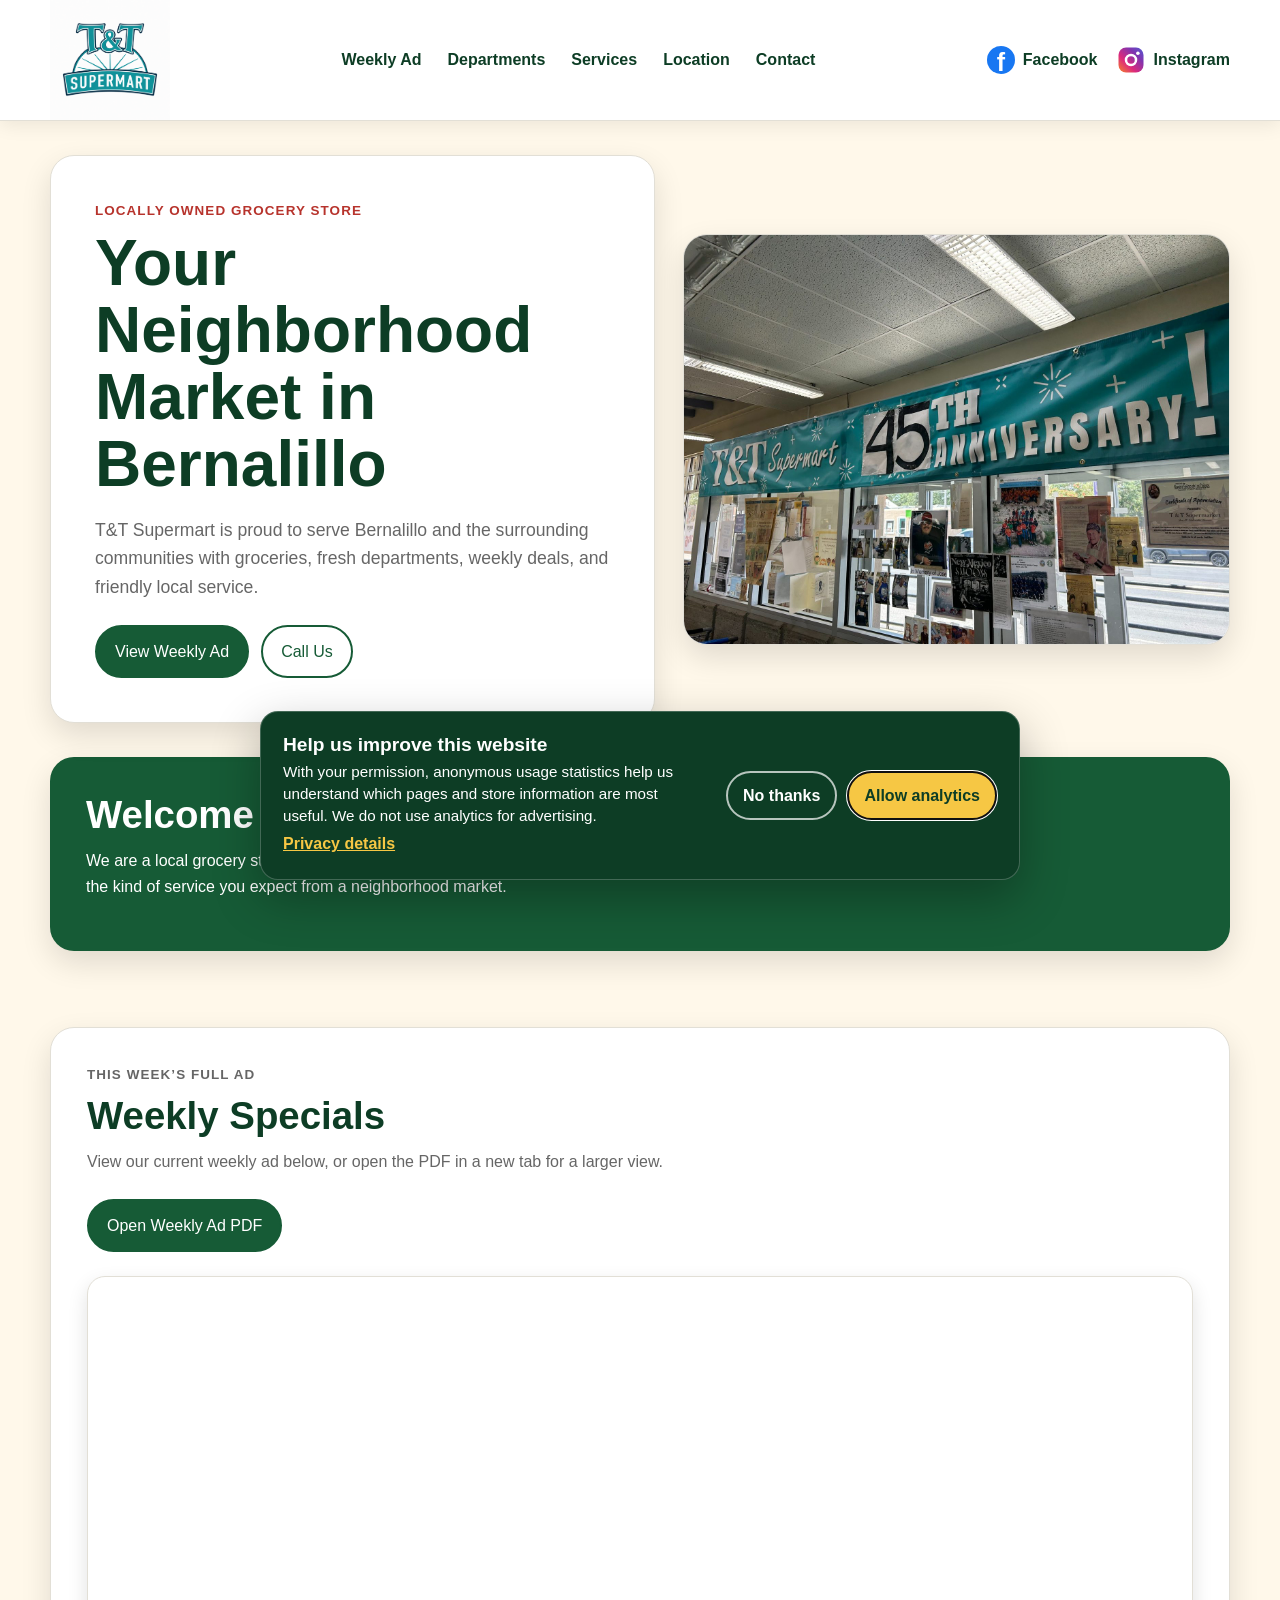
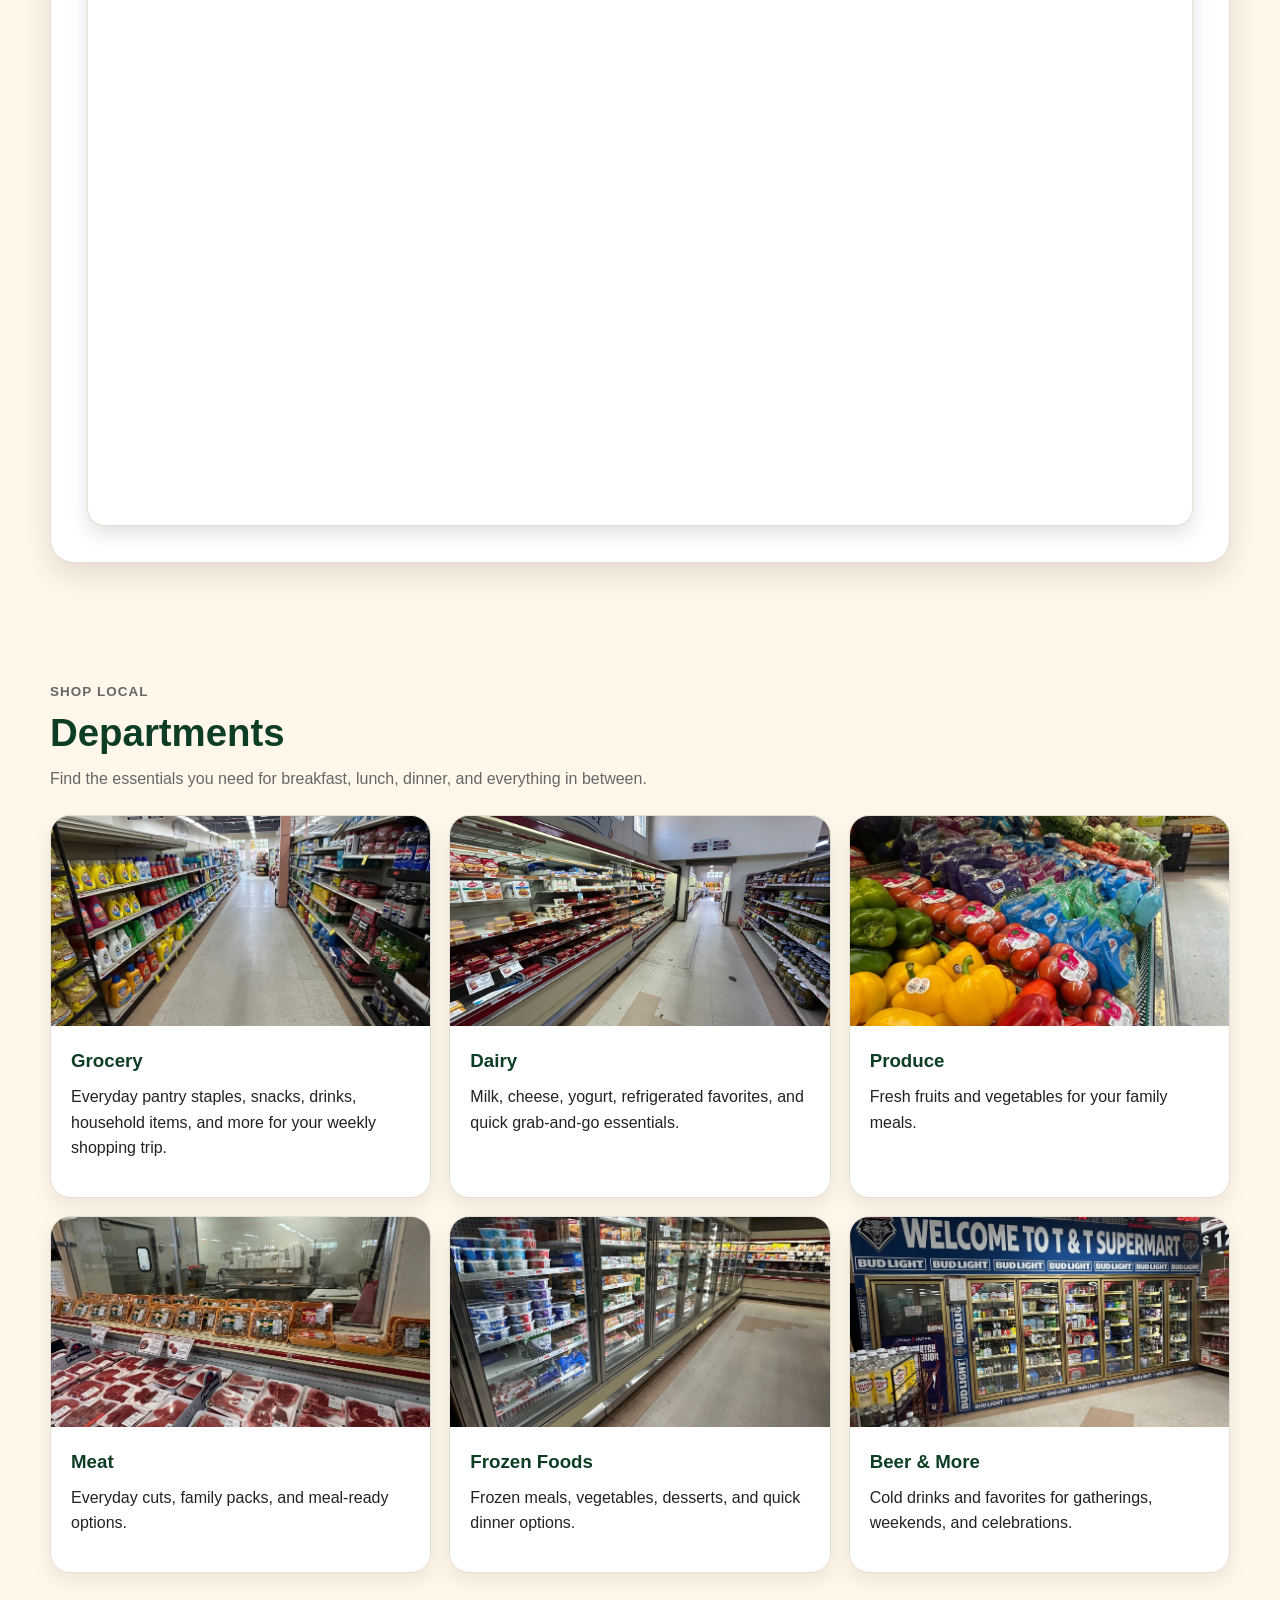
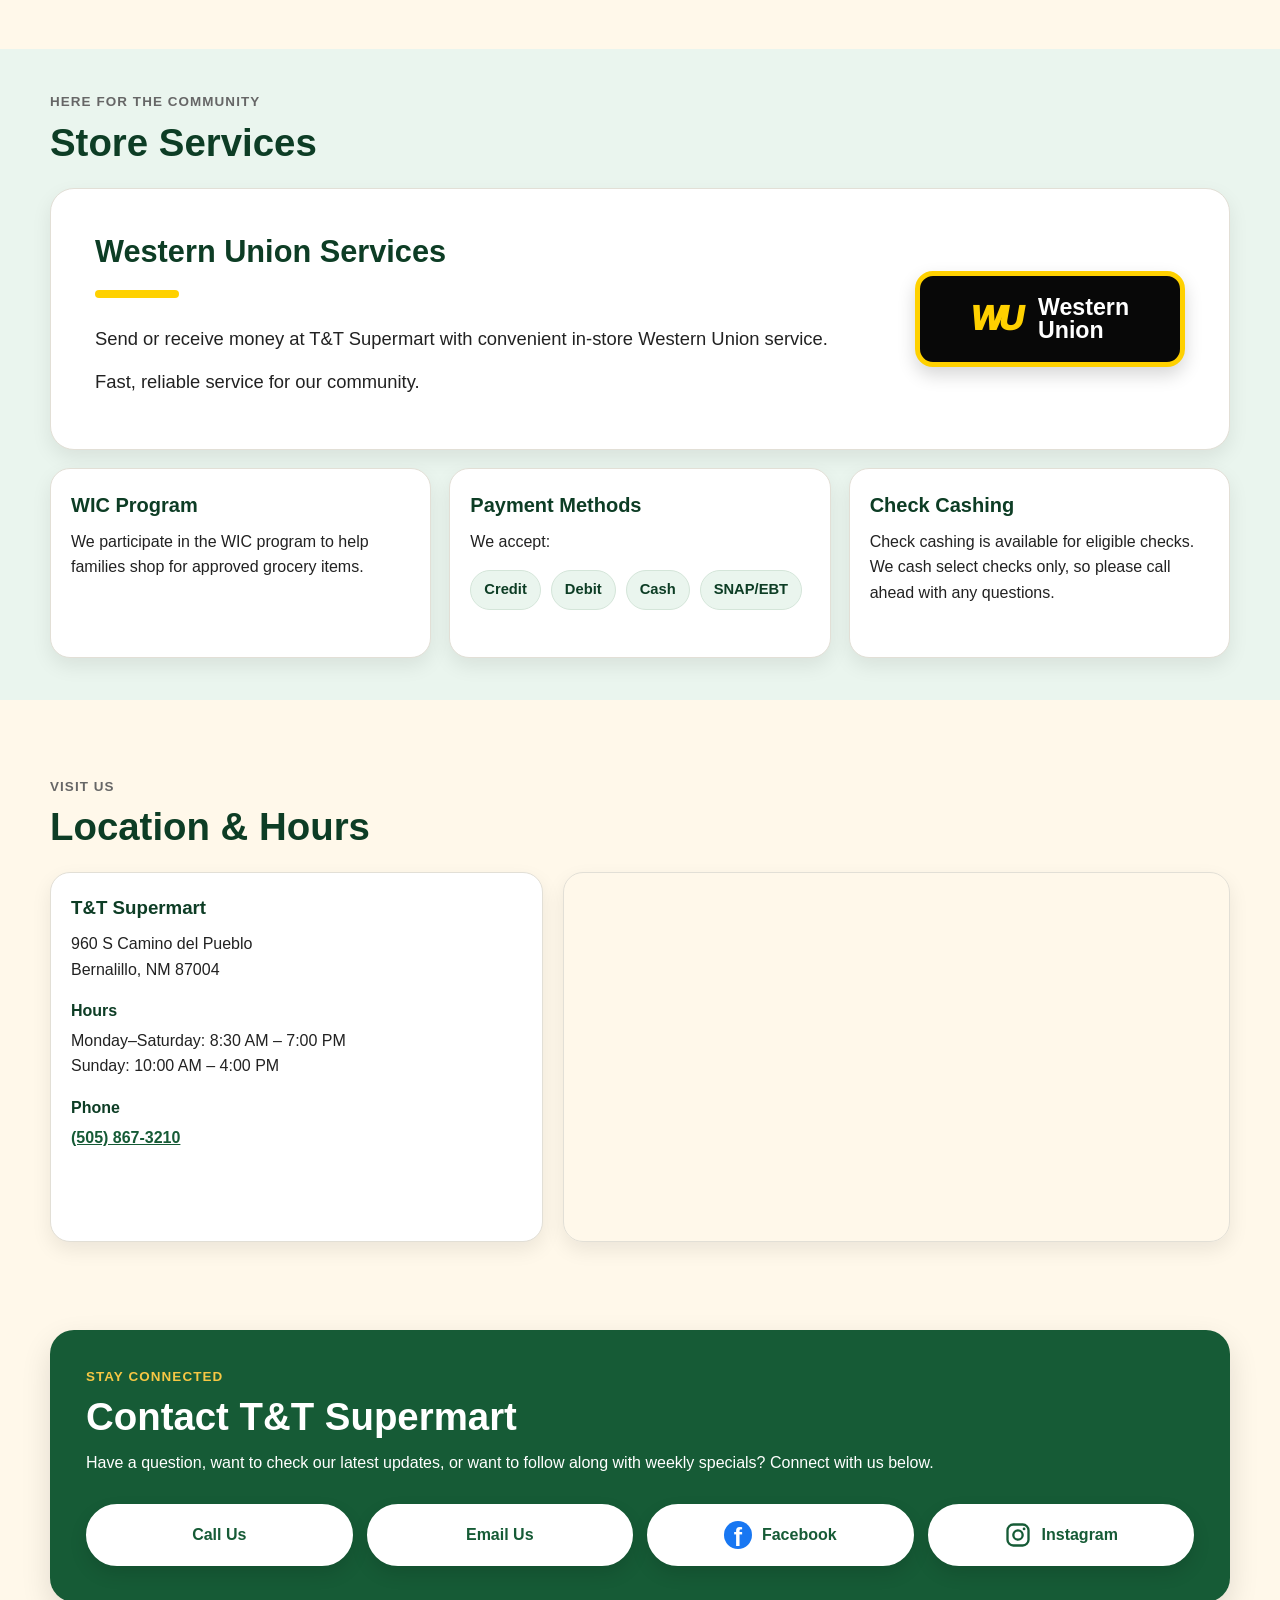
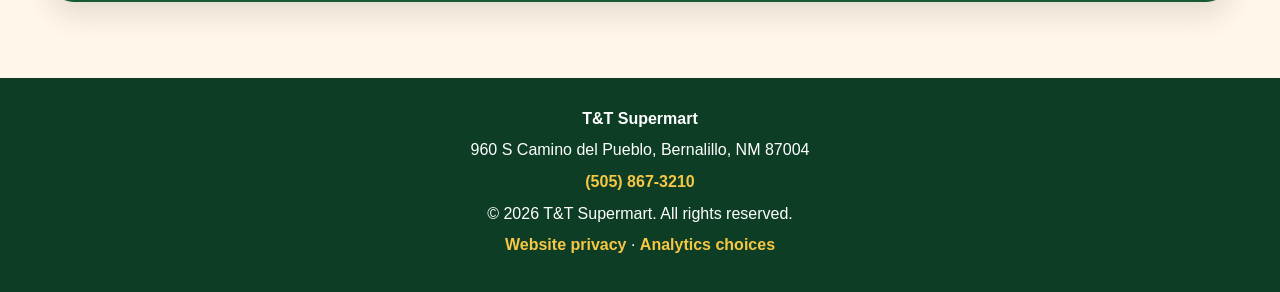
<file: index.html>
<!DOCTYPE html>
<html lang="en">
<head>
  <meta charset="UTF-8" />
  <meta name="viewport" content="width=device-width, initial-scale=1.0" />
  <title>T&T Supermart | Bernalillo, NM</title>
  <meta name="description" content="T&T Supermart is a locally owned grocery store in Bernalillo, NM offering groceries, fresh departments, weekly specials, and local store services." />
  <meta name="google-analytics-id" content="G-4SJ67LCJ5R" />
  <link rel="stylesheet" href="styles.css?v=41" />
  <link rel="stylesheet" href="analytics.css?v=1" />
</head>

<body id="top">
  <header class="site-header">
    <div class="header-inner">
      <a class="logo-link" href="#top" aria-label="T&T Supermart home">
        <img class="site-logo" src="tt-supermart-logo.png" alt="T&T Supermart logo" />
      </a>

      <nav class="main-nav" aria-label="Main navigation">
        <a href="#weekly-specials">Weekly Ad</a>
        <a href="#departments">Departments</a>
        <a href="#services">Services</a>
        <a href="#location">Location</a>
        <a href="#contact">Contact</a>
      </nav>

      <div class="header-socials" aria-label="Social links">
        <a class="social-icon-link" href="https://www.facebook.com/TTSupermart/" target="_blank" rel="noopener" aria-label="Follow T&T Supermart on Facebook">
          <span class="facebook-circle">f</span>
          <span>Facebook</span>
        </a>

        <a class="social-icon-link" href="https://www.instagram.com/ttsupermart/" target="_blank" rel="noopener" aria-label="Follow T&T Supermart on Instagram">
          <svg class="instagram-icon" viewBox="0 0 24 24" aria-hidden="true">
            <defs>
              <linearGradient id="instagramGradient" x1="0" x2="1" y1="1" y2="0">
                <stop offset="0%" stop-color="#f58529" />
                <stop offset="35%" stop-color="#dd2a7b" />
                <stop offset="70%" stop-color="#8134af" />
                <stop offset="100%" stop-color="#515bd4" />
              </linearGradient>
            </defs>
            <rect x="2" y="2" width="20" height="20" rx="6" fill="url(#instagramGradient)" />
            <circle cx="12" cy="12" r="4" fill="none" stroke="#ffffff" stroke-width="2" />
            <circle cx="17.5" cy="6.5" r="1.4" fill="#ffffff" />
          </svg>
          <span>Instagram</span>
        </a>
      </div>
    </div>
  </header>

  <main>
    <section class="hero" aria-label="T&T Supermart introduction">
      <div class="hero-content">
        <p class="eyebrow">Locally owned grocery store</p>
        <h1>Your Neighborhood Market in Bernalillo</h1>
        <p class="hero-text">
          T&T Supermart is proud to serve Bernalillo and the surrounding communities with groceries,
          fresh departments, weekly deals, and friendly local service.
        </p>
        <div class="hero-actions">
          <a class="button primary" href="#weekly-specials">View Weekly Ad</a>
          <a class="button secondary" href="tel:15058673210">Call Us</a>
        </div>
      </div>

      <div class="hero-image-wrap">
        <img class="hero-image" src="images/anniversary-banner.jpg" alt="T&T Supermart anniversary banner" />
      </div>
    </section>

    <section class="intro-section">
      <div class="intro-card">
        <h2>Welcome to T&T Supermart</h2>
        <p>
          We are a local grocery store focused on serving our customers with everyday staples,
          fresh foods, weekly specials, and the kind of service you expect from a neighborhood market.
        </p>
      </div>
    </section>

    <section id="weekly-specials" class="section">
      <div class="weekly-section" data-analytics-view="weekly_ad_view">
        <div class="section-heading">
          <p class="eyebrow">This week’s full ad</p>
          <h2>Weekly Specials</h2>
          <p>View our current weekly ad below, or open the PDF in a new tab for a larger view.</p>
        </div>

        <div class="weekly-actions">
          <a class="button primary" href="images/weekly-ad.pdf" target="_blank" rel="noopener">Open Weekly Ad PDF</a>
        </div>

        <div class="pdf-viewer">
          <iframe
            src="images/weekly-ad.pdf"
            title="T&T Supermart Weekly Ad"
            loading="lazy">
          </iframe>
        </div>
      </div>
    </section>

    <section id="departments" class="section">
      <div class="section-heading">
        <p class="eyebrow">Shop local</p>
        <h2>Departments</h2>
        <p>Find the essentials you need for breakfast, lunch, dinner, and everything in between.</p>
      </div>

      <div class="department-grid">
        <article class="department-card">
          <img src="images/grocery.jpg" alt="Grocery aisles at T&T Supermart" />
          <div>
            <h3>Grocery</h3>
            <p>Everyday pantry staples, snacks, drinks, household items, and more for your weekly shopping trip.</p>
          </div>
        </article>

        <article class="department-card">
          <img src="images/dairy-department.jpg" alt="Dairy department at T&T Supermart" />
          <div>
            <h3>Dairy</h3>
            <p>Milk, cheese, yogurt, refrigerated favorites, and quick grab-and-go essentials.</p>
          </div>
        </article>

        <article class="department-card">
          <img src="images/produce.jpg" alt="Fresh produce department" />
          <div>
            <h3>Produce</h3>
            <p>Fresh fruits and vegetables for your family meals.</p>
          </div>
        </article>

        <article class="department-card">
          <img src="images/meat-department.jpg" alt="Meat department" />
          <div>
            <h3>Meat</h3>
            <p>Everyday cuts, family packs, and meal-ready options.</p>
          </div>
        </article>

        <article class="department-card">
          <img src="images/frozen-food.jpg" alt="Frozen food department" />
          <div>
            <h3>Frozen Foods</h3>
            <p>Frozen meals, vegetables, desserts, and quick dinner options.</p>
          </div>
        </article>

        <article class="department-card">
          <img src="images/beer-cooler.jpg" alt="Beer cooler department" />
          <div>
            <h3>Beer & More</h3>
            <p>Cold drinks and favorites for gatherings, weekends, and celebrations.</p>
          </div>
        </article>
      </div>
    </section>

    <section id="services" class="section services-section">
      <div class="section-heading">
        <p class="eyebrow">Here for the community</p>
        <h2>Store Services</h2>
      </div>

      <div class="service-feature-card western-union-service">
        <div class="service-feature-text">
          <h3>Western Union Services</h3>
          <div class="wu-accent-line" aria-hidden="true"></div>
          <p>
            Send or receive money at T&T Supermart with convenient in-store Western Union service.
          </p>
          <p class="service-note">
            Fast, reliable service for our community.
          </p>
        </div>

        <div class="wu-logo-badge" aria-label="Western Union">
          <span class="wu-mark">WU</span>
          <span class="wu-name">Western<br />Union</span>
        </div>
      </div>

      <div class="service-grid service-grid-updated">
        <article class="service-card">
          <h3>WIC Program</h3>
          <p>
            We participate in the WIC program to help families shop for approved grocery items.
          </p>
        </article>

        <article class="service-card payment-card">
          <h3>Payment Methods</h3>
          <p>We accept:</p>
          <div class="payment-pills" aria-label="Accepted payment methods">
            <span>Credit</span>
            <span>Debit</span>
            <span>Cash</span>
            <span>SNAP/EBT</span>
          </div>
        </article>

        <article class="service-card">
          <h3>Check Cashing</h3>
          <p>
            Check cashing is available for eligible checks. We cash select checks only, so please call ahead with any questions.
          </p>
        </article>
      </div>
    </section>

    <section id="location" class="section">
      <div class="section-heading">
        <p class="eyebrow">Visit us</p>
        <h2>Location & Hours</h2>
      </div>

      <div class="location-grid">
        <div class="location-card">
          <h3>T&T Supermart</h3>
          <p>
            960 S Camino del Pueblo<br />
            Bernalillo, NM 87004
          </p>

          <h4>Hours</h4>
          <p>
            Monday–Saturday: 8:30 AM – 7:00 PM<br />
            Sunday: 10:00 AM – 4:00 PM
          </p>

          <h4>Phone</h4>
          <p>
            <a href="tel:15058673210">(505) 867-3210</a>
          </p>
        </div>

        <div class="map-wrap" data-analytics-view="map_view">
          <iframe
            title="Map to T&T Supermart"
            src="https://www.google.com/maps?q=960%20S%20Camino%20del%20Pueblo%2C%20Bernalillo%2C%20NM%2087004&output=embed"
            loading="lazy"
            referrerpolicy="no-referrer-when-downgrade">
          </iframe>
        </div>
      </div>
    </section>

    <section id="contact" class="section contact-section">
      <div class="contact-card">
        <p class="eyebrow">Stay connected</p>
        <h2>Contact T&T Supermart</h2>
        <p>
          Have a question, want to check our latest updates, or want to follow along with weekly specials?
          Connect with us below.
        </p>

        <div class="contact-actions">
          <a class="contact-button" href="tel:15058673210">Call Us</a>
          <a class="contact-button" href="mailto:ttsupermartnm@gmail.com">Email Us</a>
          <a class="contact-button" href="https://www.facebook.com/TTSupermart/" target="_blank" rel="noopener">
            <span class="facebook-circle">f</span>
            Facebook
          </a>
          <a class="contact-button" href="https://www.instagram.com/ttsupermart/" target="_blank" rel="noopener">
            <svg class="contact-icon" viewBox="0 0 24 24" aria-hidden="true">
              <rect x="3" y="3" width="18" height="18" rx="5" fill="none" stroke="currentColor" stroke-width="2" />
              <circle cx="12" cy="12" r="4" fill="none" stroke="currentColor" stroke-width="2" />
              <circle cx="17.2" cy="6.8" r="1.2" fill="currentColor" />
            </svg>
            Instagram
          </a>
        </div>
      </div>
    </section>
  </main>

  <footer class="site-footer">
    <p><strong>T&T Supermart</strong></p>
    <p>960 S Camino del Pueblo, Bernalillo, NM 87004</p>
    <p><a href="tel:15058673210">(505) 867-3210</a></p>
    <p>&copy; <span id="year"></span> T&T Supermart. All rights reserved.</p>
    <p><a href="privacy.html">Website privacy</a> &middot; <button class="privacy-choice" type="button" data-analytics-preferences>Analytics choices</button></p>
  </footer>

  <script src="script.js?v=41"></script>
  <script src="analytics.js?v=1"></script>
</body>
</html>
</file>
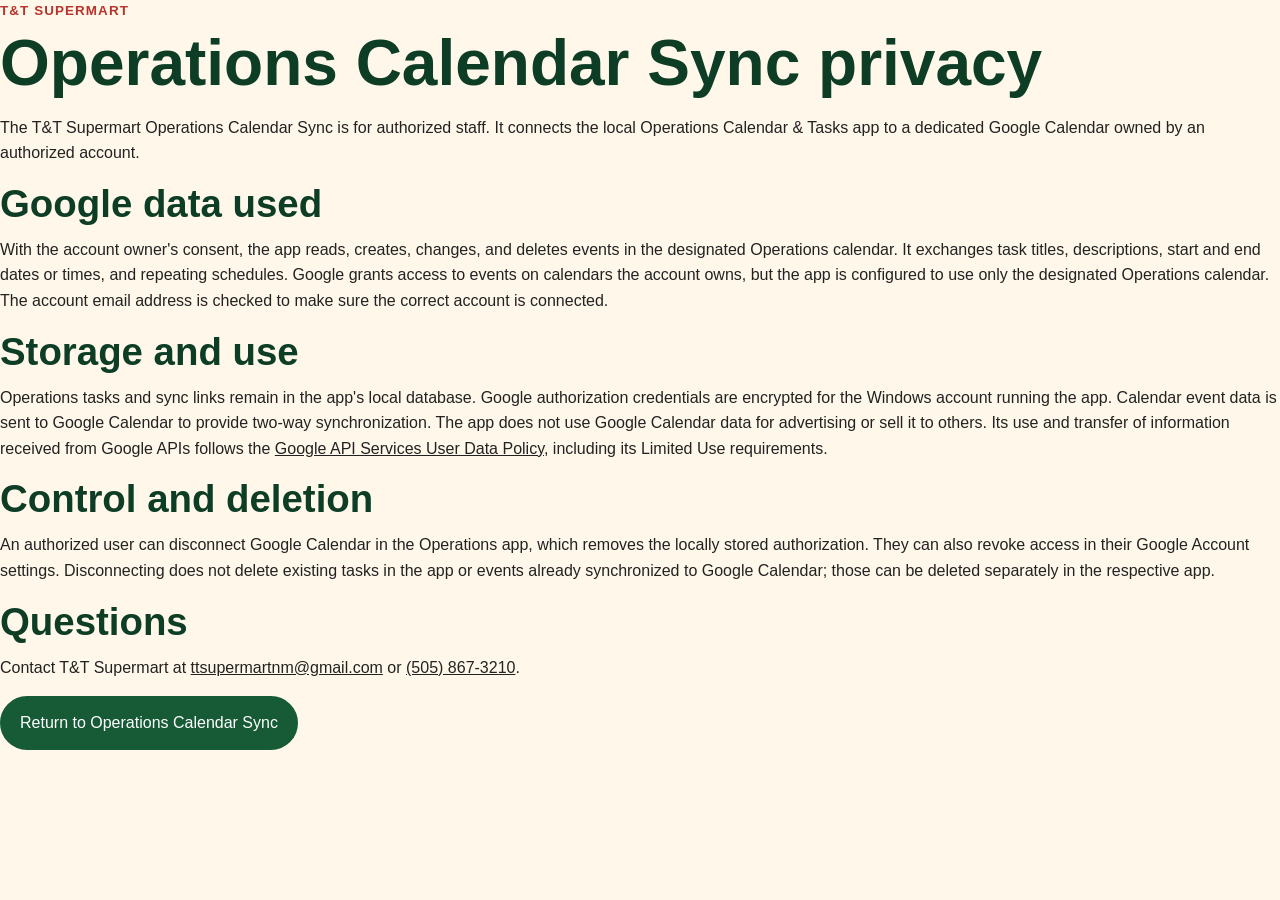
<file: operations-calendar-privacy.html>
<!DOCTYPE html>
<html lang="en">
<head>
  <meta charset="UTF-8" />
  <meta name="viewport" content="width=device-width, initial-scale=1.0" />
  <meta name="description" content="Privacy notice for T&T Supermart Operations Calendar Sync." />
  <title>Operations Calendar Privacy | T&T Supermart</title>
  <link rel="stylesheet" href="styles.css?v=41" />
</head>
<body>
  <main class="privacy-page">
    <article class="privacy-card">
      <p class="eyebrow">T&T Supermart</p>
      <h1>Operations Calendar Sync privacy</h1>
      <p>The T&amp;T Supermart Operations Calendar Sync is for authorized staff. It connects the local Operations Calendar &amp; Tasks app to a dedicated Google Calendar owned by an authorized account.</p>

      <h2>Google data used</h2>
      <p>With the account owner's consent, the app reads, creates, changes, and deletes events in the designated Operations calendar. It exchanges task titles, descriptions, start and end dates or times, and repeating schedules. Google grants access to events on calendars the account owns, but the app is configured to use only the designated Operations calendar. The account email address is checked to make sure the correct account is connected.</p>

      <h2>Storage and use</h2>
      <p>Operations tasks and sync links remain in the app's local database. Google authorization credentials are encrypted for the Windows account running the app. Calendar event data is sent to Google Calendar to provide two-way synchronization. The app does not use Google Calendar data for advertising or sell it to others. Its use and transfer of information received from Google APIs follows the <a href="https://developers.google.com/terms/api-services-user-data-policy">Google API Services User Data Policy</a>, including its Limited Use requirements.</p>

      <h2>Control and deletion</h2>
      <p>An authorized user can disconnect Google Calendar in the Operations app, which removes the locally stored authorization. They can also revoke access in their Google Account settings. Disconnecting does not delete existing tasks in the app or events already synchronized to Google Calendar; those can be deleted separately in the respective app.</p>

      <h2>Questions</h2>
      <p>Contact T&amp;T Supermart at <a href="mailto:ttsupermartnm@gmail.com">ttsupermartnm@gmail.com</a> or <a href="tel:15058673210">(505) 867-3210</a>.</p>
      <p><a class="button primary" href="operations-calendar.html">Return to Operations Calendar Sync</a></p>
    </article>
  </main>
</body>
</html>
</file>
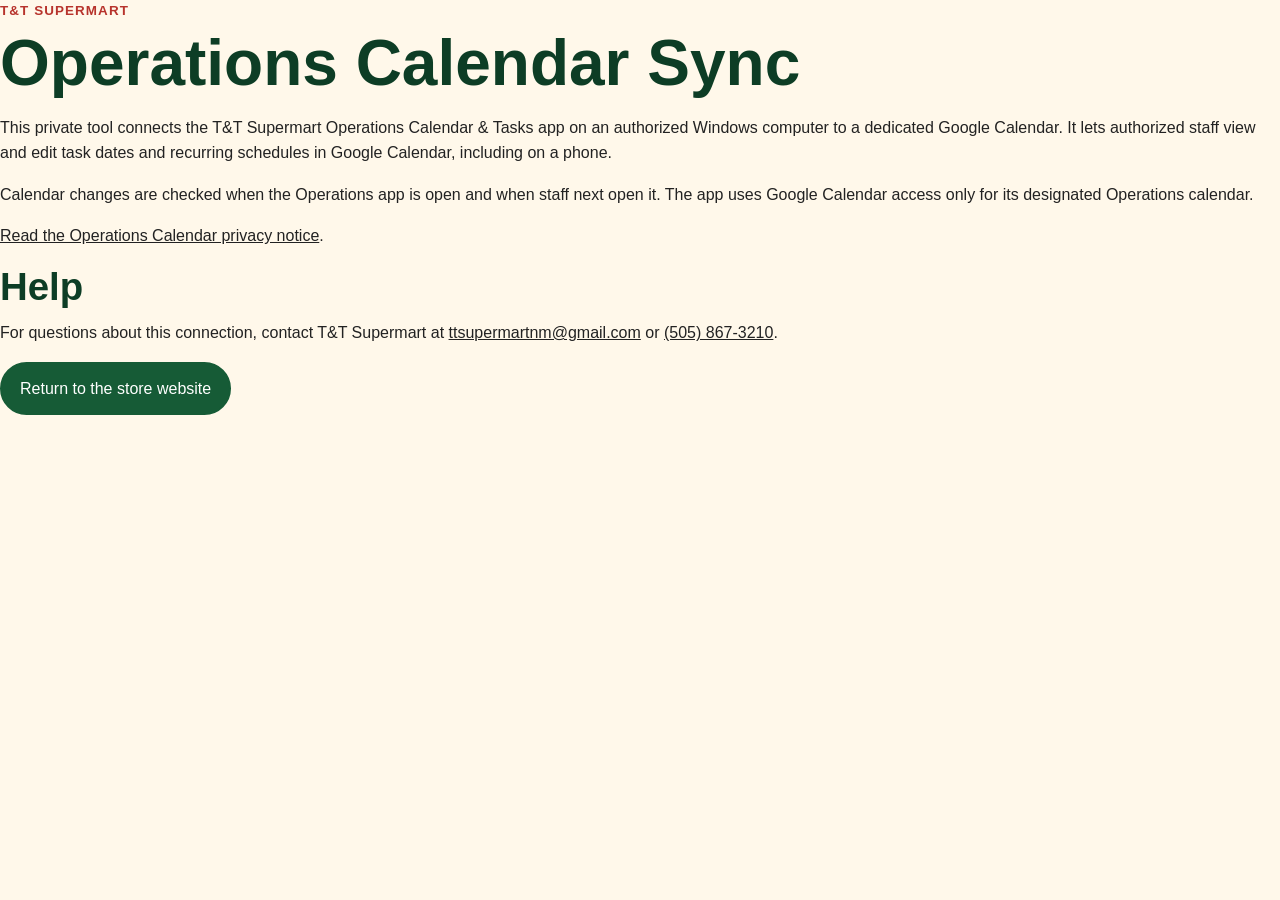
<file: operations-calendar.html>
<!DOCTYPE html>
<html lang="en">
<head>
  <meta charset="UTF-8" />
  <meta name="viewport" content="width=device-width, initial-scale=1.0" />
  <meta name="description" content="Information about T&T Supermart's private Operations Calendar sync." />
  <title>Operations Calendar Sync | T&T Supermart</title>
  <link rel="stylesheet" href="styles.css?v=41" />
</head>
<body>
  <main class="privacy-page">
    <article class="privacy-card">
      <p class="eyebrow">T&T Supermart</p>
      <h1>Operations Calendar Sync</h1>
      <p>This private tool connects the T&T Supermart Operations Calendar &amp; Tasks app on an authorized Windows computer to a dedicated Google Calendar. It lets authorized staff view and edit task dates and recurring schedules in Google Calendar, including on a phone.</p>
      <p>Calendar changes are checked when the Operations app is open and when staff next open it. The app uses Google Calendar access only for its designated Operations calendar.</p>
      <p><a href="operations-calendar-privacy.html">Read the Operations Calendar privacy notice</a>.</p>
      <h2>Help</h2>
      <p>For questions about this connection, contact T&amp;T Supermart at <a href="mailto:ttsupermartnm@gmail.com">ttsupermartnm@gmail.com</a> or <a href="tel:15058673210">(505) 867-3210</a>.</p>
      <p><a class="button primary" href="index.html">Return to the store website</a></p>
    </article>
  </main>
</body>
</html>
</file>
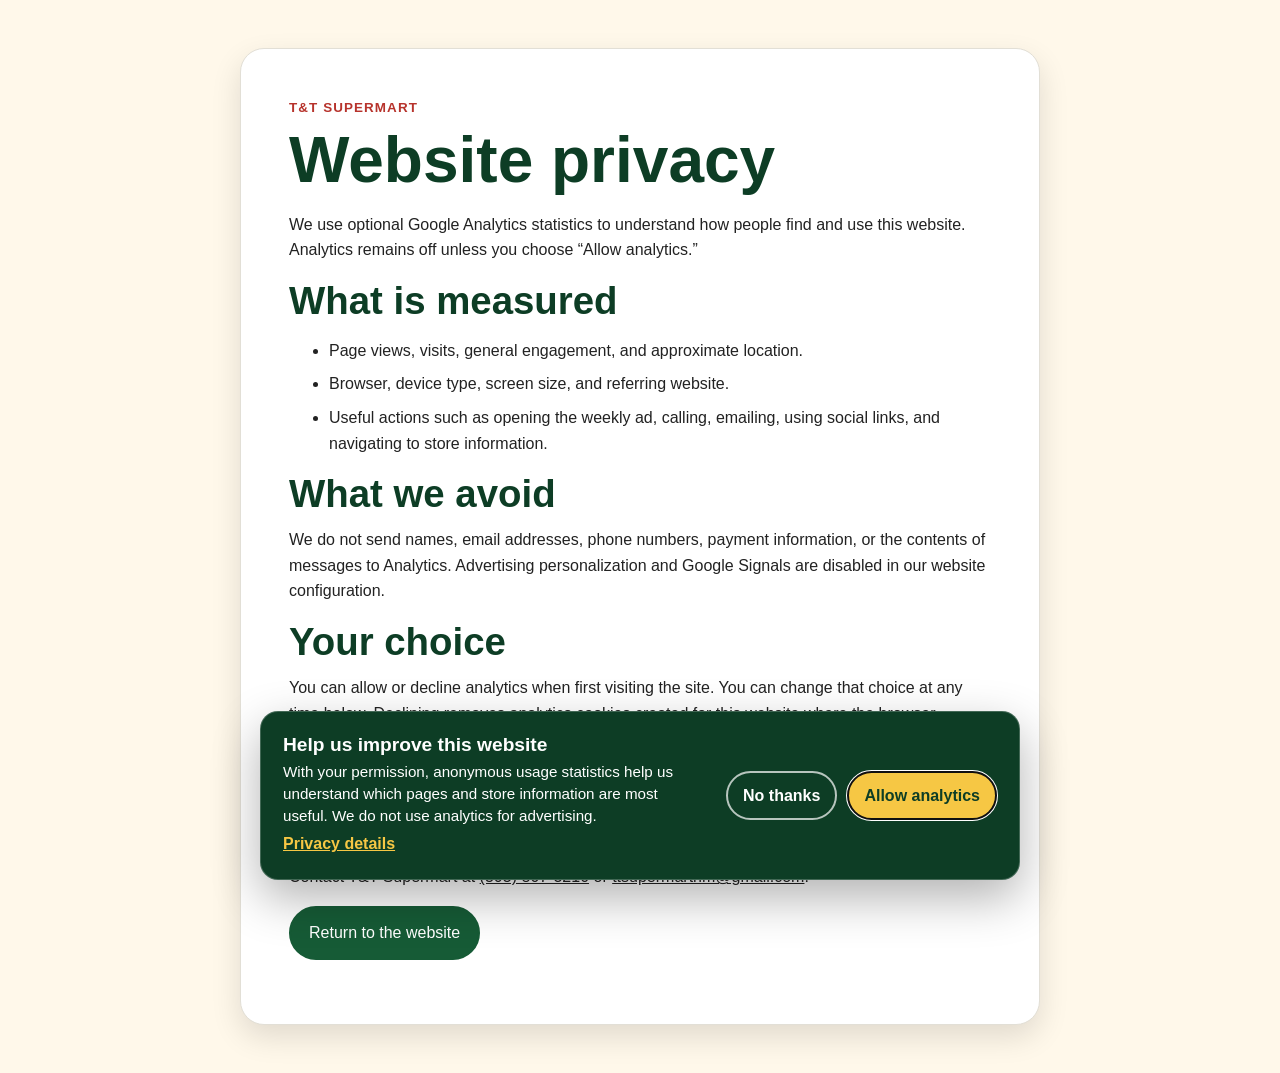
<file: privacy.html>
<!DOCTYPE html>
<html lang="en">
<head>
  <meta charset="UTF-8" />
  <meta name="viewport" content="width=device-width, initial-scale=1.0" />
  <meta name="description" content="Privacy and website analytics information for T&T Supermart." />
  <meta name="google-analytics-id" content="G-4SJ67LCJ5R" />
  <title>Website Privacy | T&T Supermart</title>
  <link rel="stylesheet" href="styles.css?v=41" />
  <link rel="stylesheet" href="analytics.css?v=1" />
</head>
<body>
  <main class="privacy-page">
    <article class="privacy-card">
      <p class="eyebrow">T&T Supermart</p>
      <h1>Website privacy</h1>
      <p>We use optional Google Analytics statistics to understand how people find and use this website. Analytics remains off unless you choose “Allow analytics.”</p>

      <h2>What is measured</h2>
      <ul>
        <li>Page views, visits, general engagement, and approximate location.</li>
        <li>Browser, device type, screen size, and referring website.</li>
        <li>Useful actions such as opening the weekly ad, calling, emailing, using social links, and navigating to store information.</li>
      </ul>

      <h2>What we avoid</h2>
      <p>We do not send names, email addresses, phone numbers, payment information, or the contents of messages to Analytics. Advertising personalization and Google Signals are disabled in our website configuration.</p>

      <h2>Your choice</h2>
      <p>You can allow or decline analytics when first visiting the site. You can change that choice at any time below. Declining removes analytics cookies created for this website where the browser permits it.</p>
      <p><button class="privacy-choice" type="button" data-analytics-preferences>Review analytics choice</button></p>

      <h2>Questions</h2>
      <p>Contact T&T Supermart at <a href="tel:15058673210">(505) 867-3210</a> or <a href="mailto:ttsupermartnm@gmail.com">ttsupermartnm@gmail.com</a>.</p>
      <p><a class="button primary" href="index.html">Return to the website</a></p>
    </article>
  </main>

  <script src="analytics.js?v=1"></script>
</body>
</html>
</file>
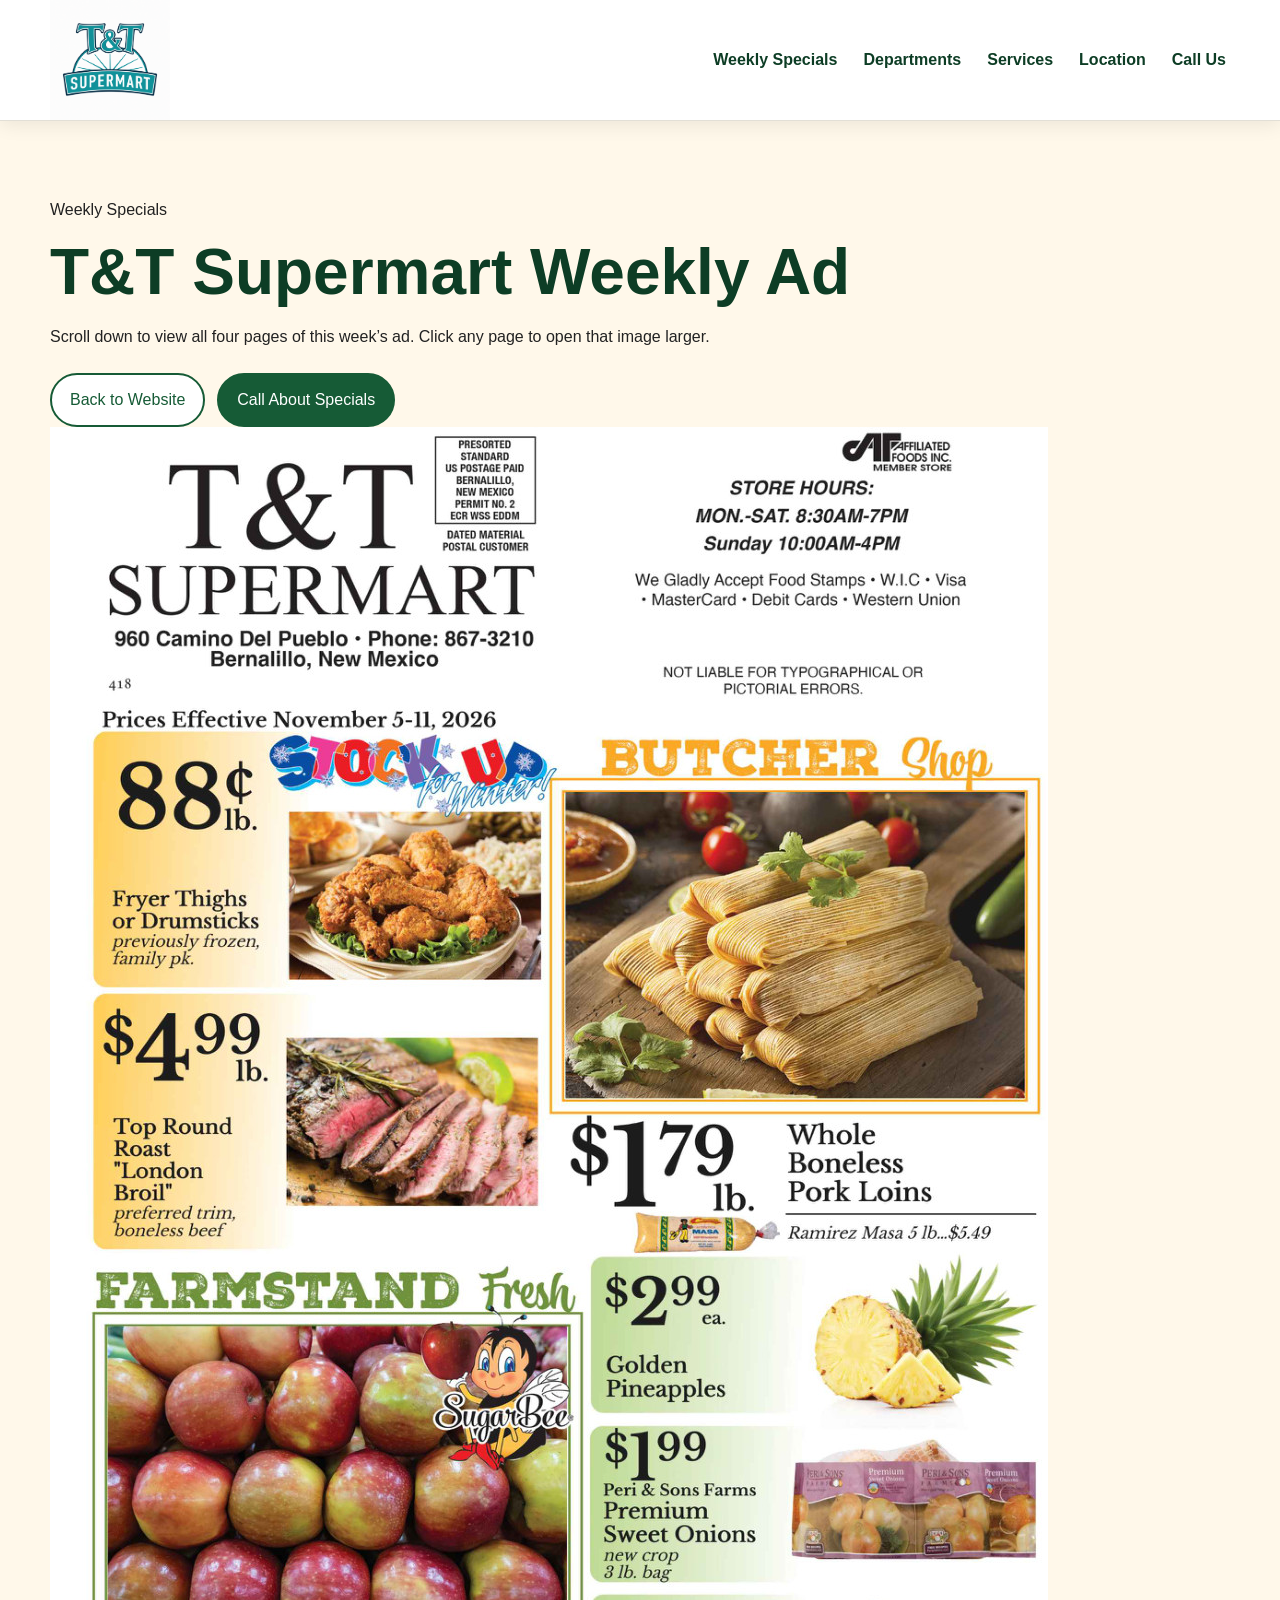
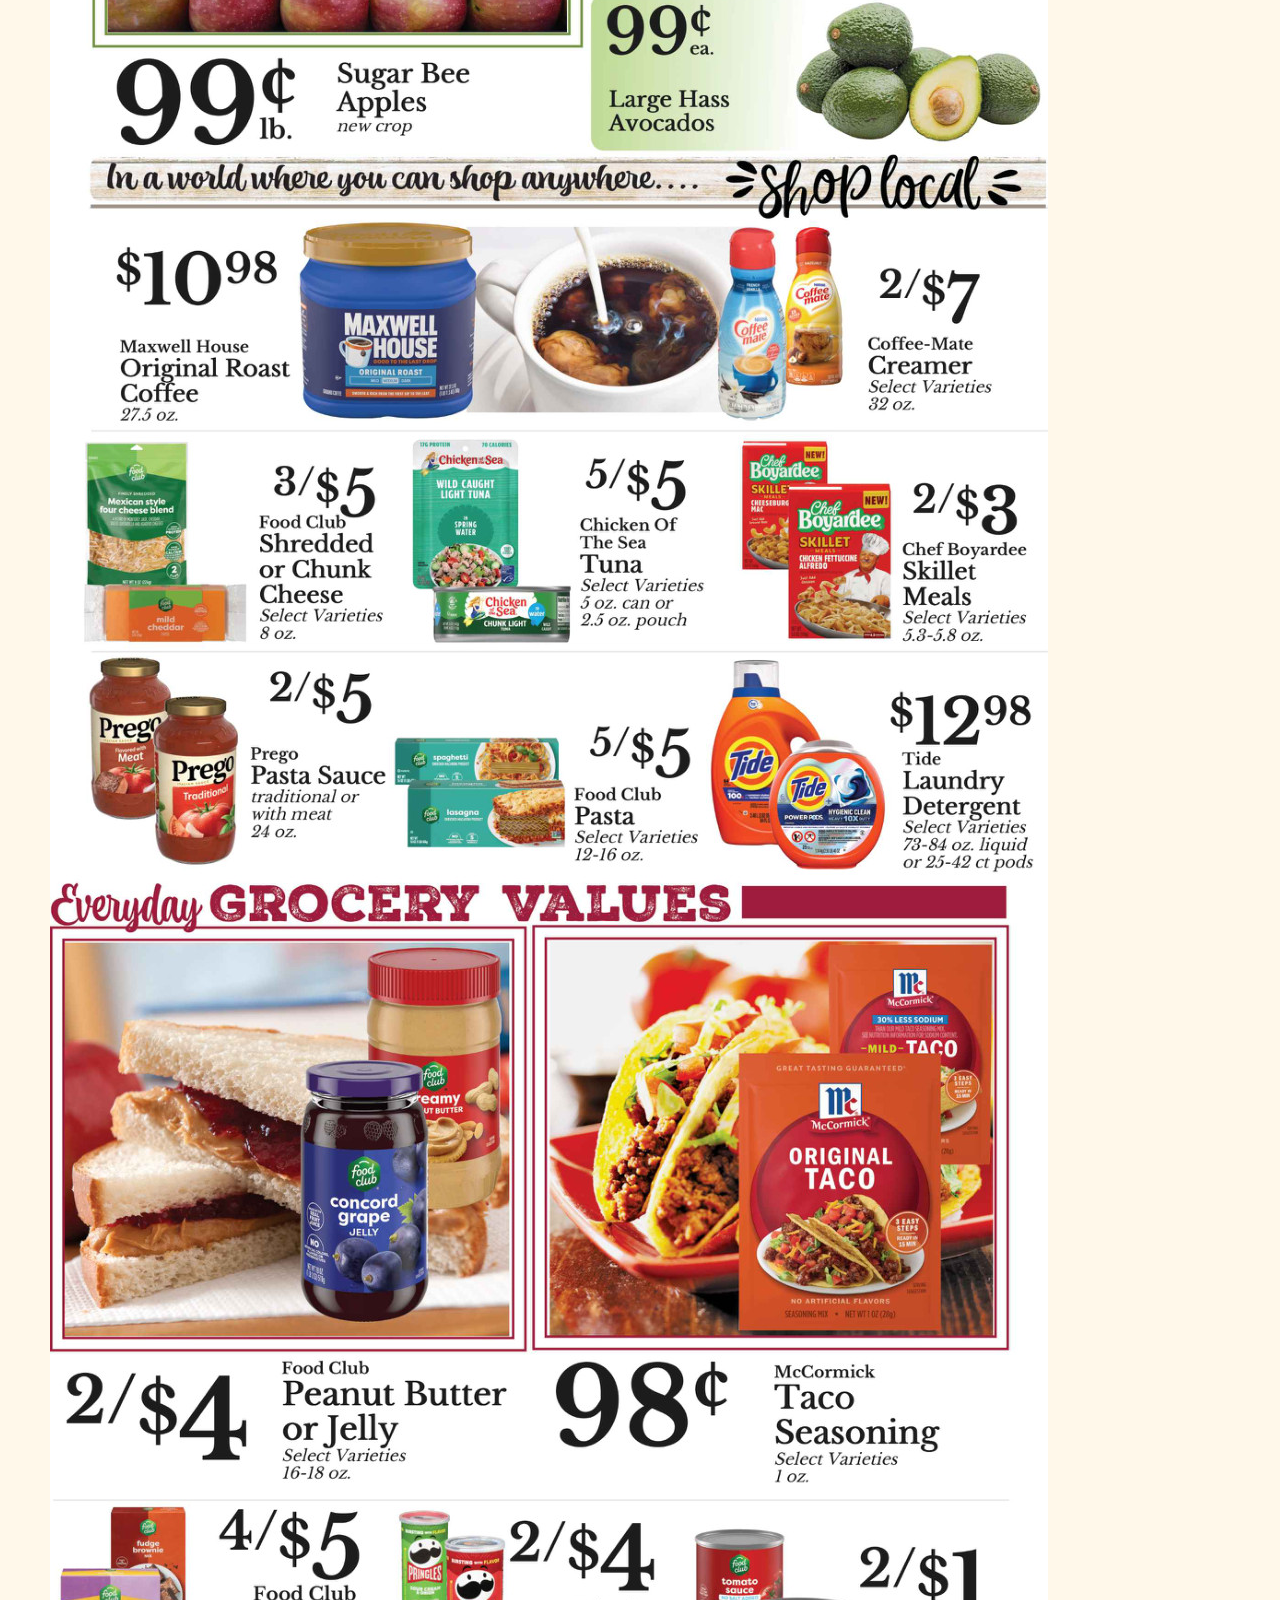
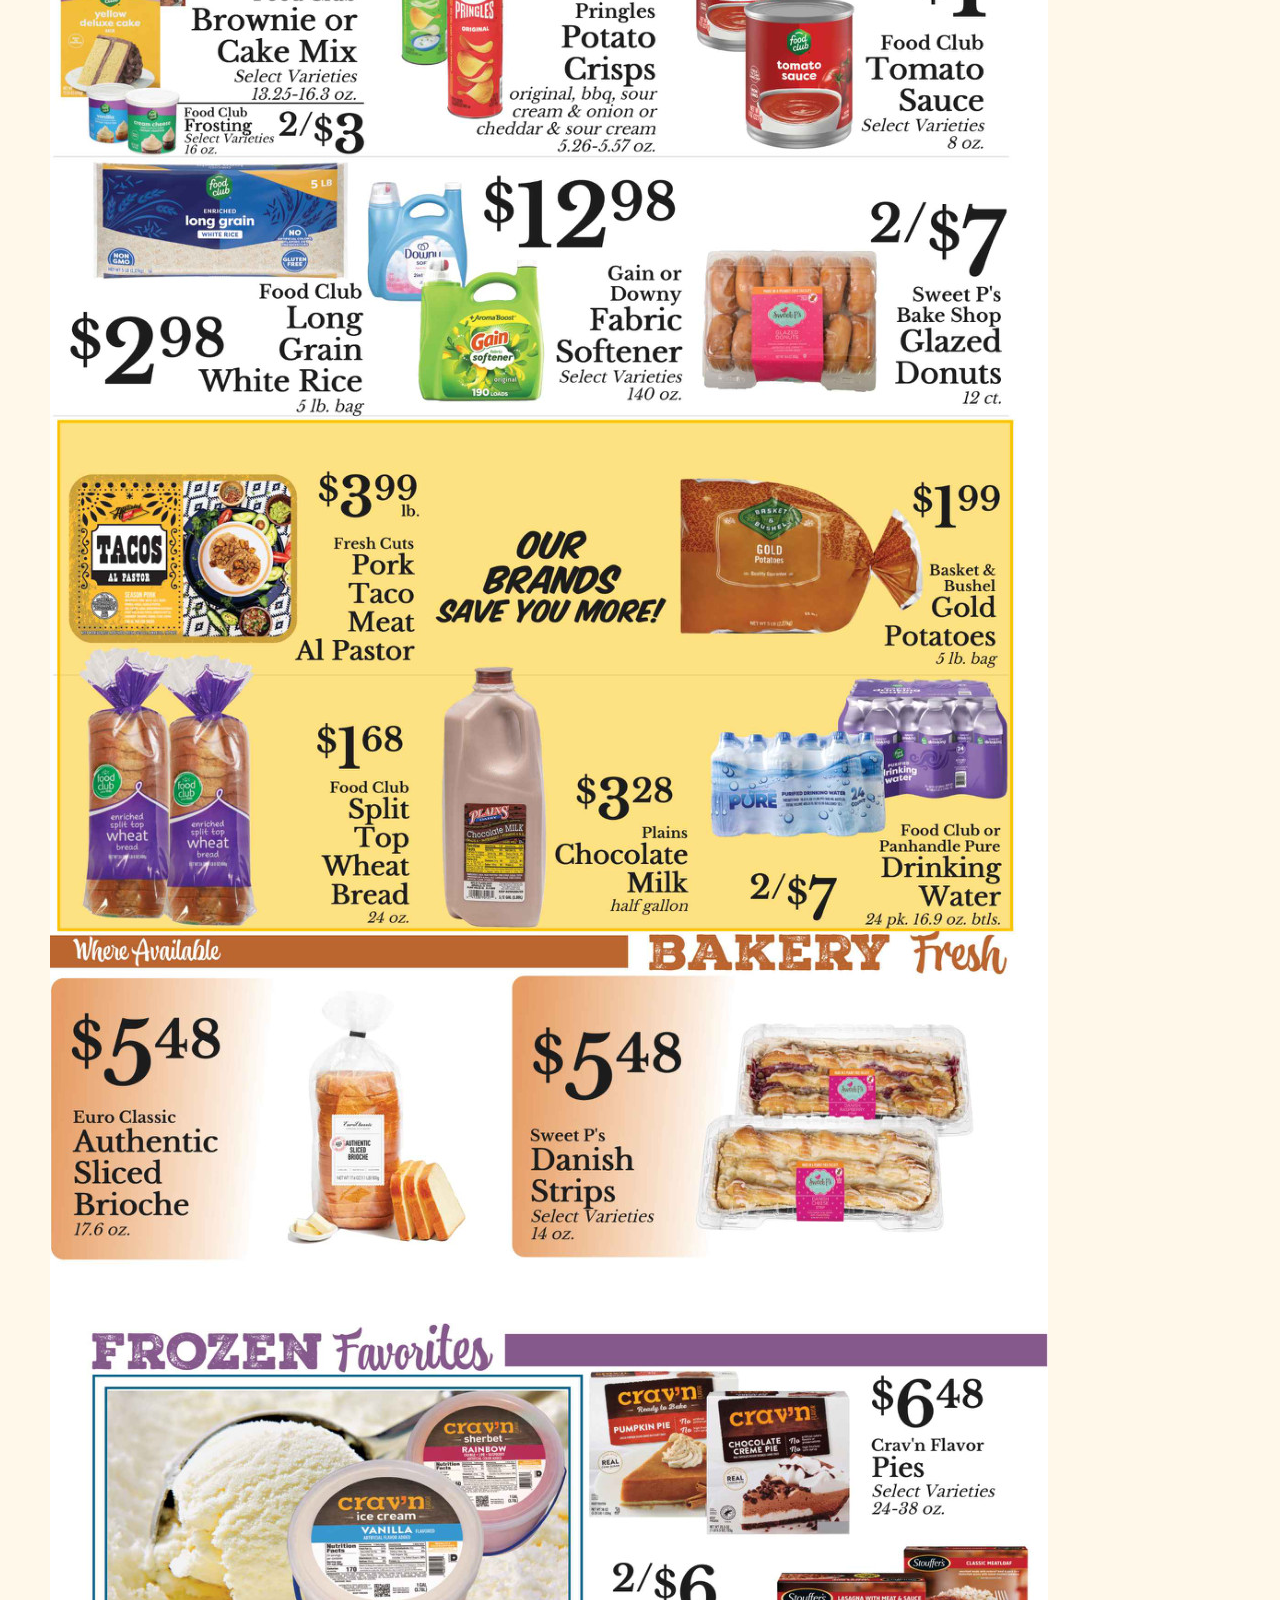
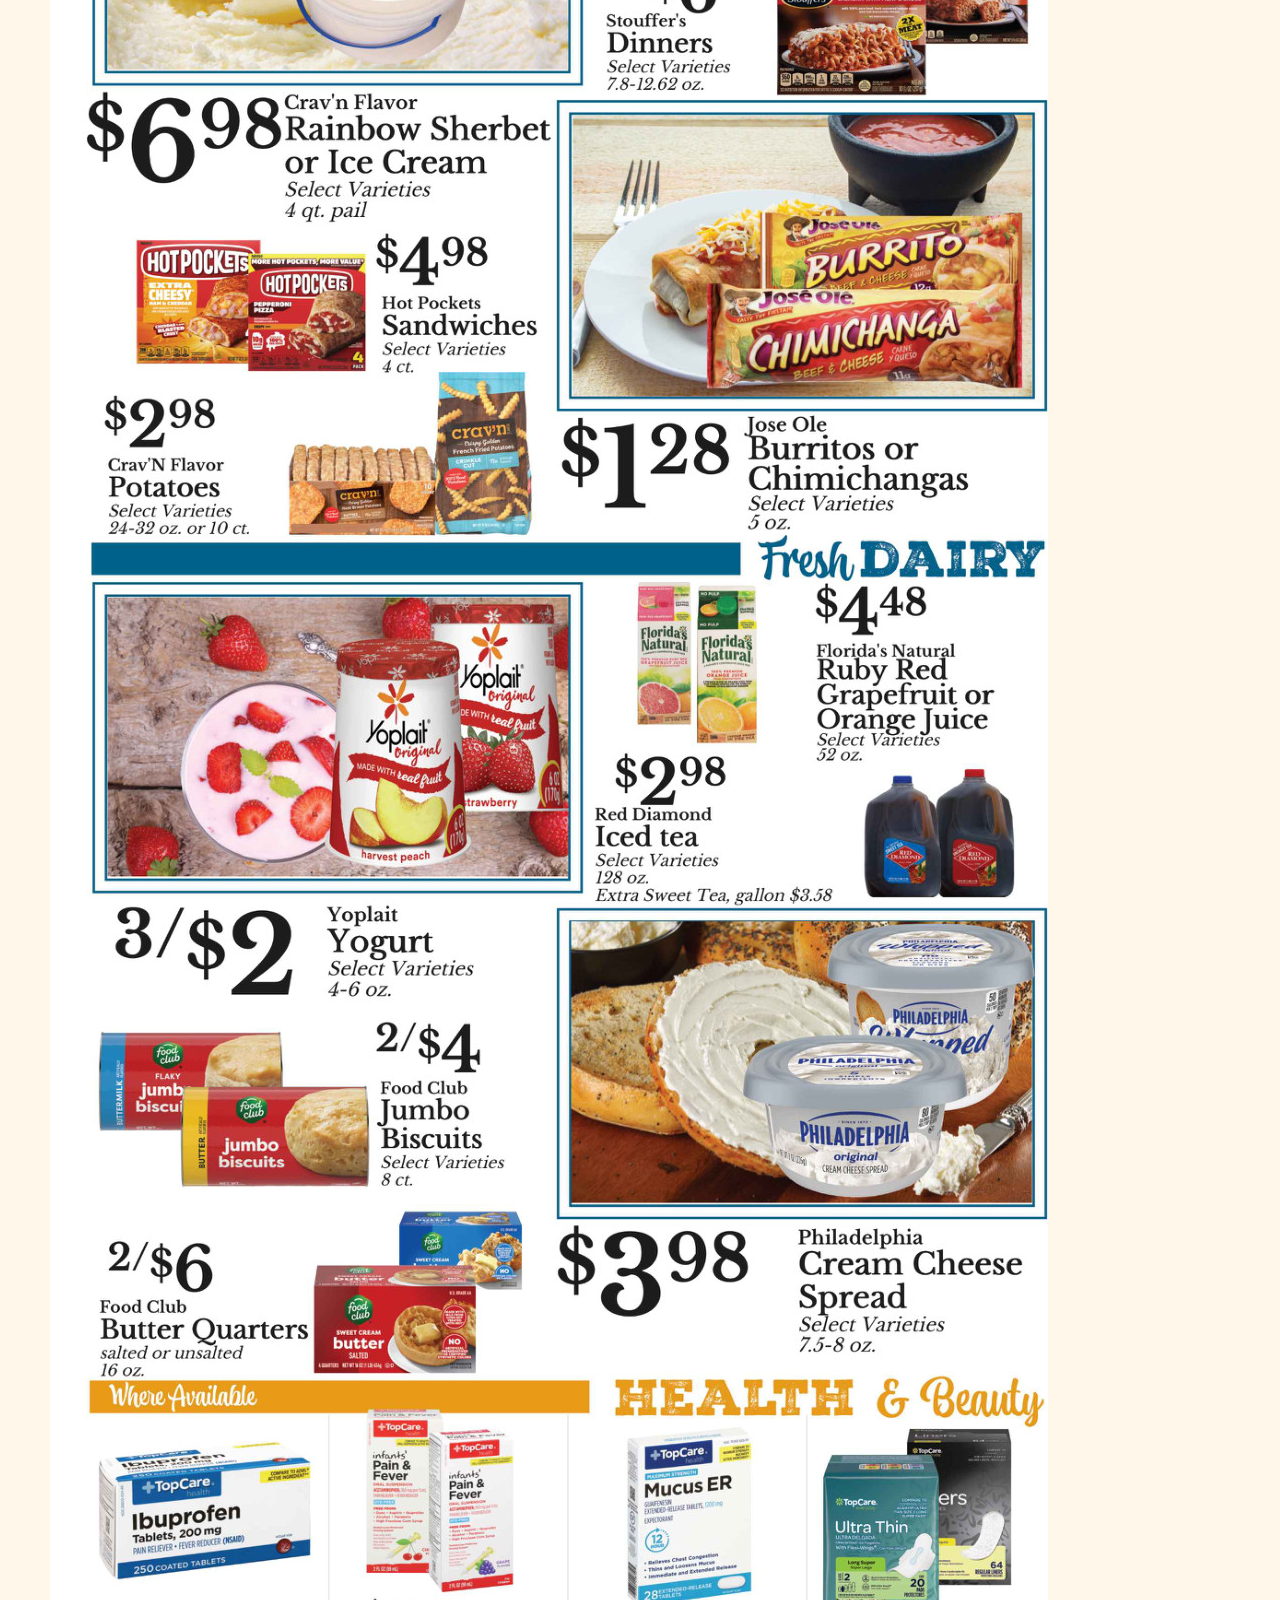
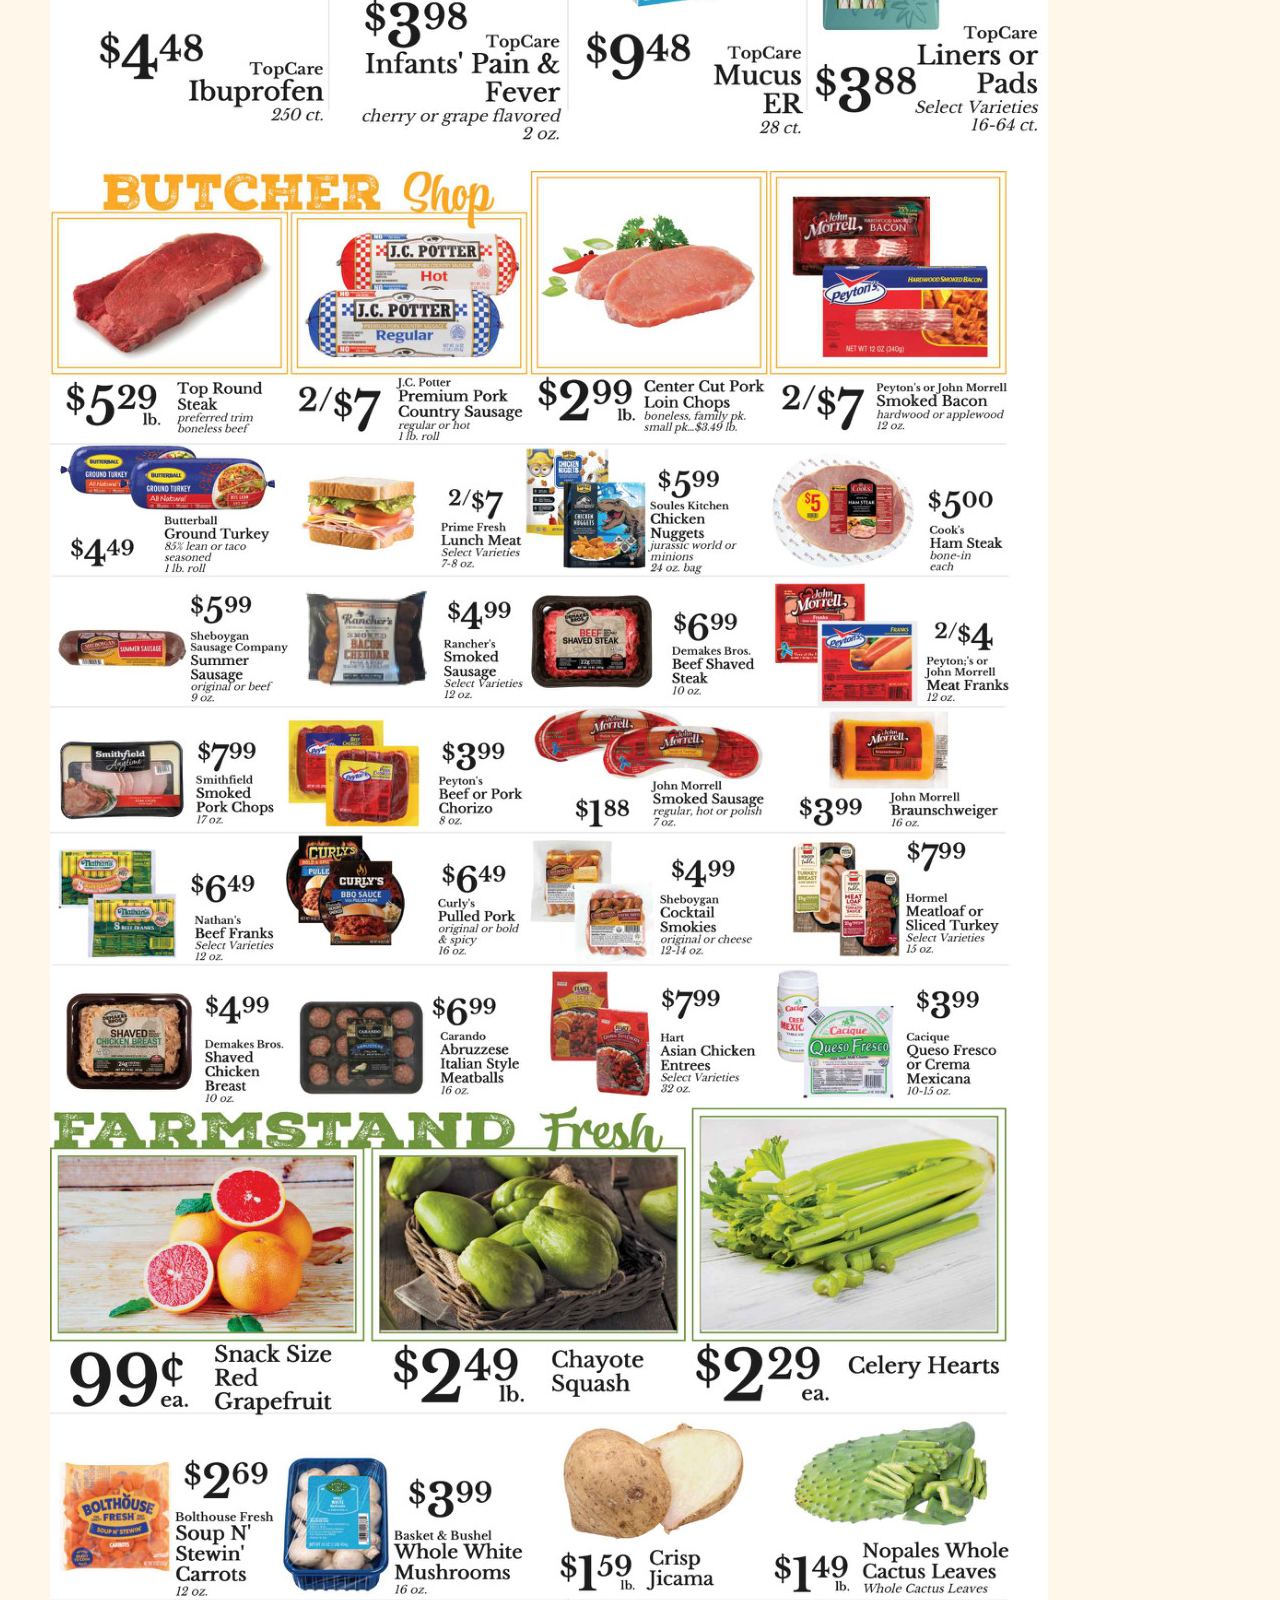
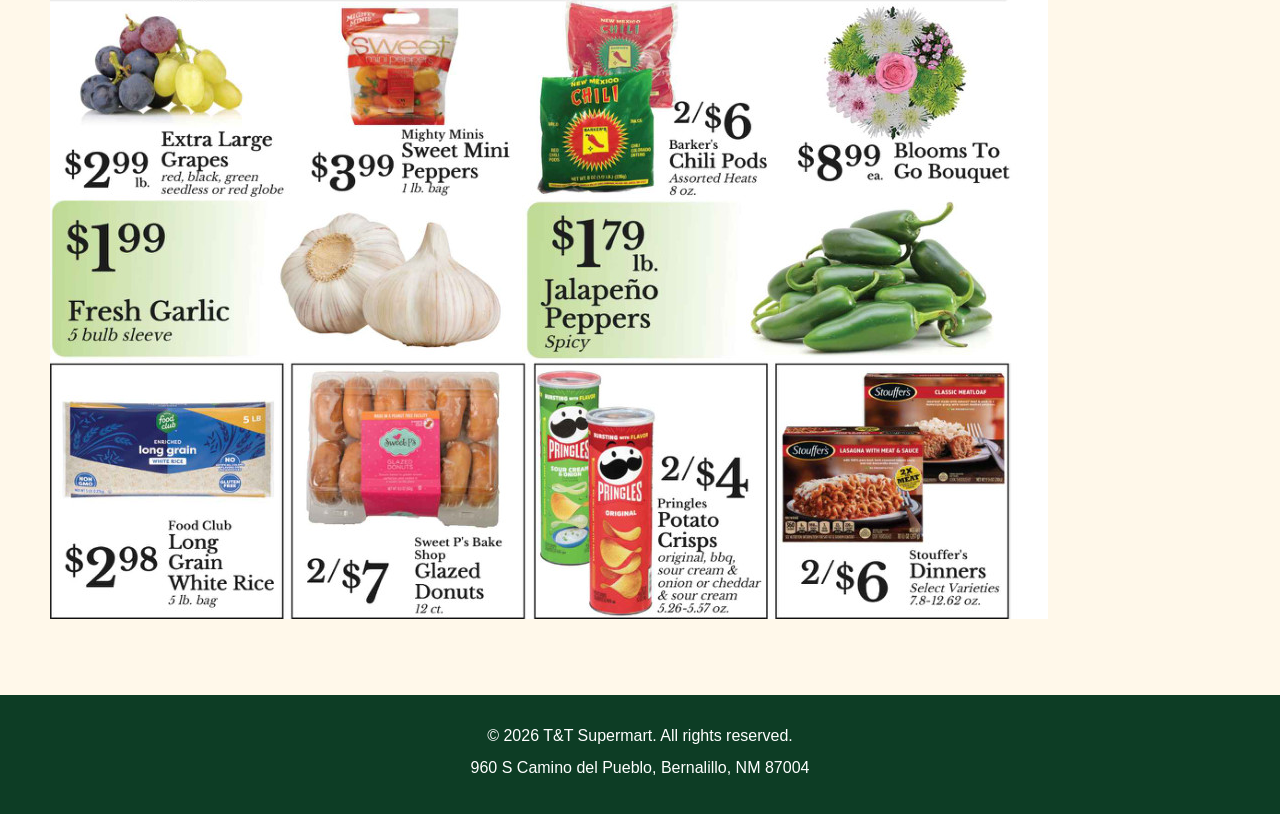
<file: weekly-ad.html>
<!DOCTYPE html>
<html lang="en">
<head>
  <meta charset="UTF-8" />
  <meta name="viewport" content="width=device-width, initial-scale=1.0" />

  <title>T&T Supermart Weekly Ad | Bernalillo, NM</title>

  <meta
    name="description"
    content="View the current T&T Supermart weekly ad with all four pages of weekly specials."
  />

  <link rel="stylesheet" href="styles.css?v=31" />
</head>

<body>
  <header class="site-header">
    <div class="container header-inner">
      <a class="logo-link" href="index.html" aria-label="T&T Supermart home">
        <img class="site-logo" src="tt-supermart-logo.png" alt="T&T Supermart logo">
      </a>

      <nav class="main-nav" aria-label="Main navigation">
        <a href="index.html#weekly-specials">Weekly Specials</a>
        <a href="index.html#departments">Departments</a>
        <a href="index.html#services">Services</a>
        <a href="index.html#location">Location</a>
        <a class="nav-button" href="tel:15058673210">Call Us</a>
      </nav>
    </div>
  </header>

  <main>
    <section class="section full-ad-page">
      <div class="container narrow">
        <div class="full-ad-header">
          <p class="section-label">Weekly Specials</p>
          <h1>T&T Supermart Weekly Ad</h1>
          <p>
            Scroll down to view all four pages of this week’s ad. Click any page to open that image larger.
          </p>

          <div class="hero-actions centered">
            <a class="button secondary" href="index.html#weekly-specials">Back to Website</a>
            <a class="button primary" href="tel:15058673210">Call About Specials</a>
          </div>
        </div>

        <div class="full-ad-viewer" aria-label="Full weekly ad pages">
          <a href="images/weekly-ad.jpg" target="_blank" rel="noopener">
            <img src="images/weekly-ad.jpg" alt="T&T Supermart weekly ad page 1">
          </a>

          <a href="images/weekly-ad-page-2.jpg" target="_blank" rel="noopener">
            <img src="images/weekly-ad-page-2.jpg" alt="T&T Supermart weekly ad page 2">
          </a>

          <a href="images/weekly-ad-page-3.jpg" target="_blank" rel="noopener">
            <img src="images/weekly-ad-page-3.jpg" alt="T&T Supermart weekly ad page 3">
          </a>

          <a href="images/weekly-ad-page-4.jpg" target="_blank" rel="noopener">
            <img src="images/weekly-ad-page-4.jpg" alt="T&T Supermart weekly ad page 4">
          </a>
        </div>
      </div>
    </section>
  </main>

  <footer class="site-footer">
    <div class="container footer-inner">
      <p>&copy; <span id="year"></span> T&T Supermart. All rights reserved.</p>
      <p>960 S Camino del Pueblo, Bernalillo, NM 87004</p>
    </div>
  </footer>

  <script>
    document.getElementById("year").textContent = new Date().getFullYear();
  </script>
</body>
</html>
</file>
<file: styles.css>
:root {
  --green: #165b36;
  --green-dark: #0d3d25;
  --green-light: #eaf5ee;
  --gold: #f6c744;
  --red: #b7332c;
  --cream: #fff8ea;
  --text: #222222;
  --muted: #666666;
  --border: #e2dfd6;
  --white: #ffffff;
  --shadow: 0 12px 30px rgba(0, 0, 0, 0.12);
  --wu-yellow: #ffd100;
  --wu-black: #080808;
}

* {
  box-sizing: border-box;
}

html {
  scroll-behavior: smooth;
}

body {
  margin: 0;
  font-family: Arial, Helvetica, sans-serif;
  color: var(--text);
  background: var(--cream);
  line-height: 1.6;
}

img {
  max-width: 100%;
  display: block;
}

a {
  color: inherit;
}

.site-header {
  position: sticky;
  top: 0;
  z-index: 100;
  background: var(--white);
  border-bottom: 1px solid var(--border);
  box-shadow: 0 4px 18px rgba(0, 0, 0, 0.08);
}

.header-inner {
  width: min(1180px, calc(100% - 32px));
  margin: 0 auto;
  min-height: 92px;
  display: flex;
  align-items: center;
  justify-content: space-between;
  gap: 18px;
}

.logo-link {
  display: inline-flex;
  align-items: center;
  text-decoration: none;
  flex-shrink: 0;
}

.site-logo {
  width: 120px;
  height: auto;
}

.main-nav {
  display: flex;
  align-items: center;
  justify-content: center;
  gap: 18px;
  flex-wrap: wrap;
  font-weight: 700;
  color: var(--green-dark);
}

.main-nav a {
  text-decoration: none;
  padding: 8px 4px;
}

.main-nav a:hover {
  color: var(--red);
}

.header-socials {
  display: flex;
  align-items: center;
  gap: 18px;
  flex-shrink: 0;
}

.social-icon-link {
  display: inline-flex;
  align-items: center;
  gap: 8px;
  color: var(--green-dark);
  font-weight: 800;
  text-decoration: none;
  white-space: nowrap;
}

.social-icon-link:hover {
  color: var(--red);
}

.facebook-circle {
  width: 28px;
  height: 28px;
  border-radius: 50%;
  background: #1877f2;
  color: #ffffff;
  display: inline-flex;
  align-items: center;
  justify-content: center;
  font-family: Arial, Helvetica, sans-serif;
  font-size: 25px;
  font-weight: 900;
  line-height: 1;
  padding-top: 5px;
  flex-shrink: 0;
}

.instagram-icon {
  width: 30px;
  height: 30px;
  flex-shrink: 0;
}

.hero {
  width: min(1180px, calc(100% - 32px));
  margin: 34px auto 0;
  display: grid;
  grid-template-columns: 1.05fr 0.95fr;
  gap: 28px;
  align-items: center;
}

.hero-content {
  background: var(--white);
  border: 1px solid var(--border);
  border-radius: 24px;
  padding: 44px;
  box-shadow: var(--shadow);
}

.eyebrow {
  margin: 0 0 8px;
  color: var(--red);
  font-size: 0.84rem;
  font-weight: 800;
  text-transform: uppercase;
  letter-spacing: 0.08em;
}

h1,
h2,
h3,
h4,
p {
  margin-top: 0;
}

h1 {
  margin-bottom: 18px;
  color: var(--green-dark);
  font-size: clamp(2.2rem, 5vw, 4.2rem);
  line-height: 1.05;
}

h2 {
  margin-bottom: 12px;
  color: var(--green-dark);
  font-size: clamp(1.8rem, 3vw, 2.7rem);
  line-height: 1.12;
}

h3 {
  color: var(--green-dark);
  margin-bottom: 8px;
}

h4 {
  color: var(--green-dark);
  margin-bottom: 4px;
}

.hero-text {
  color: var(--muted);
  font-size: 1.1rem;
  max-width: 620px;
}

.hero-actions,
.weekly-actions {
  display: flex;
  flex-wrap: wrap;
  gap: 12px;
  margin-top: 24px;
}

.button {
  display: inline-flex;
  align-items: center;
  justify-content: center;
  min-height: 44px;
  padding: 12px 18px;
  border-radius: 999px;
  border: 2px solid var(--green);
  font-weight: 800;
  text-decoration: none;
  cursor: pointer;
  font: inherit;
  transition: transform 0.15s ease, box-shadow 0.15s ease, background 0.15s ease;
}

.button:hover {
  transform: translateY(-1px);
  box-shadow: 0 8px 18px rgba(0, 0, 0, 0.15);
}

.button.primary {
  background: var(--green);
  color: var(--white);
}

.button.secondary {
  background: var(--white);
  color: var(--green);
}

.hero-image-wrap {
  border-radius: 24px;
  overflow: hidden;
  box-shadow: var(--shadow);
  border: 1px solid var(--border);
  background: var(--white);
}

.hero-image {
  width: 100%;
  height: 100%;
  object-fit: cover;
}

.intro-section,
.section {
  width: min(1180px, calc(100% - 32px));
  margin: 34px auto;
}

.intro-card,
.contact-card {
  background: var(--green);
  color: var(--white);
  border-radius: 24px;
  padding: 36px;
  box-shadow: var(--shadow);
}

.intro-card h2,
.contact-card h2,
.contact-card h3 {
  color: var(--white);
}

.intro-card p,
.contact-card p {
  max-width: 850px;
}

.contact-card .eyebrow {
  color: var(--gold);
}

.section {
  padding: 42px 0;
}

.section-heading {
  max-width: 760px;
  margin-bottom: 24px;
}

.section-heading p {
  color: var(--muted);
}

.weekly-section {
  background: var(--white);
  border: 1px solid var(--border);
  border-radius: 24px;
  padding: 36px;
  box-shadow: var(--shadow);
}

.pdf-viewer {
  margin-top: 24px;
  width: 100%;
  height: 850px;
  border: 1px solid var(--border);
  border-radius: 18px;
  overflow: hidden;
  background: var(--white);
  box-shadow: 0 8px 20px rgba(0, 0, 0, 0.12);
}

.pdf-viewer iframe {
  width: 100%;
  height: 100%;
  border: 0;
}

.department-grid {
  display: grid;
  grid-template-columns: repeat(3, 1fr);
  gap: 18px;
}

.department-card,
.service-card,
.location-card {
  background: var(--white);
  border: 1px solid var(--border);
  border-radius: 20px;
  overflow: hidden;
  box-shadow: 0 8px 20px rgba(0, 0, 0, 0.08);
}

.department-card div,
.service-card,
.location-card {
  padding: 20px;
}

.department-card img {
  width: 100%;
  height: 210px;
  object-fit: cover;
}

.services-section {
  background: var(--green-light);
  width: 100%;
  max-width: none;
  padding-left: max(16px, calc((100% - 1180px) / 2));
  padding-right: max(16px, calc((100% - 1180px) / 2));
}

.service-feature-card {
  background: var(--white);
  border: 1px solid var(--border);
  border-radius: 24px;
  padding: 38px 44px;
  box-shadow: 0 8px 20px rgba(0, 0, 0, 0.08);
  margin-bottom: 18px;
}

.western-union-service {
  display: flex;
  align-items: center;
  justify-content: space-between;
  gap: 32px;
}

.service-feature-text {
  max-width: 740px;
}

.service-feature-text h3 {
  font-size: clamp(1.55rem, 2.4vw, 2.15rem);
  margin-bottom: 14px;
}

.service-feature-text p {
  font-size: 1.15rem;
  margin-bottom: 14px;
}

.service-note {
  margin-bottom: 0;
}

.wu-accent-line {
  width: 84px;
  height: 8px;
  background: var(--wu-yellow);
  border-radius: 999px;
  margin: 0 0 26px;
}

.wu-logo-badge {
  min-width: 270px;
  min-height: 96px;
  background: var(--wu-black);
  border: 5px solid var(--wu-yellow);
  border-radius: 18px;
  color: var(--white);
  display: inline-flex;
  align-items: center;
  justify-content: center;
  gap: 18px;
  padding: 16px 22px;
  box-shadow: 0 8px 18px rgba(0, 0, 0, 0.16);
  flex-shrink: 0;
}

.wu-mark {
  color: var(--wu-yellow);
  font-size: 2.15rem;
  line-height: 1;
  font-weight: 950;
  letter-spacing: -0.12em;
  transform: skew(-10deg);
}

.wu-name {
  color: var(--white);
  font-size: 1.45rem;
  line-height: 0.96;
  font-weight: 900;
}

.service-grid {
  display: grid;
  grid-template-columns: repeat(3, 1fr);
  gap: 18px;
}

.service-grid-updated .service-card {
  min-height: 190px;
}

.service-card h3 {
  font-size: 1.25rem;
}

.payment-pills {
  display: flex;
  flex-wrap: wrap;
  gap: 10px;
  margin-top: 12px;
}

.payment-pills span {
  display: inline-flex;
  align-items: center;
  justify-content: center;
  min-height: 34px;
  padding: 7px 13px;
  border-radius: 999px;
  background: var(--green-light);
  color: var(--green-dark);
  border: 1px solid #d4e5d9;
  font-weight: 800;
  font-size: 0.92rem;
}

.location-grid {
  display: grid;
  grid-template-columns: 0.85fr 1.15fr;
  gap: 20px;
  align-items: stretch;
}

.location-card a {
  color: var(--green);
  font-weight: 800;
}

.map-wrap {
  min-height: 360px;
  border-radius: 20px;
  overflow: hidden;
  border: 1px solid var(--border);
  box-shadow: 0 8px 20px rgba(0, 0, 0, 0.08);
}

.map-wrap iframe {
  width: 100%;
  height: 100%;
  min-height: 360px;
  border: 0;
}

.contact-section {
  padding-top: 12px;
}

.contact-actions {
  display: grid;
  grid-template-columns: repeat(4, minmax(150px, 1fr));
  gap: 14px;
  margin-top: 28px;
}

.contact-button {
  min-height: 62px;
  padding: 14px 18px;
  border-radius: 999px;
  background: var(--white);
  color: var(--green);
  border: 2px solid var(--white);
  display: inline-flex;
  align-items: center;
  justify-content: center;
  gap: 10px;
  text-decoration: none;
  font-weight: 900;
  font-size: 1rem;
  box-shadow: 0 8px 18px rgba(0, 0, 0, 0.12);
  transition: transform 0.15s ease, box-shadow 0.15s ease, background 0.15s ease;
}

.contact-button:hover {
  transform: translateY(-1px);
  background: var(--cream);
  box-shadow: 0 10px 22px rgba(0, 0, 0, 0.18);
}

.contact-icon {
  width: 28px;
  height: 28px;
  fill: currentColor;
  flex-shrink: 0;
}

.site-footer {
  background: var(--green-dark);
  color: var(--white);
  padding: 28px 16px;
  text-align: center;
}

.site-footer p {
  margin-bottom: 6px;
}

.site-footer a {
  color: var(--gold);
  font-weight: 800;
  text-decoration: none;
}

.site-footer a:hover {
  color: var(--white);
}

@media (max-width: 1080px) {
  .contact-actions {
    grid-template-columns: repeat(2, minmax(150px, 1fr));
  }
}

@media (max-width: 980px) {
  .header-inner {
    flex-direction: column;
    padding: 14px 0;
  }

  .site-logo {
    width: 120px;
  }

  .hero {
    grid-template-columns: 1fr;
  }

  .department-grid,
  .service-grid {
    grid-template-columns: repeat(2, 1fr);
  }

  .western-union-service {
    align-items: flex-start;
  }

  .location-grid {
    grid-template-columns: 1fr;
  }
}

@media (max-width: 740px) {
  .western-union-service {
    flex-direction: column;
  }

  .wu-logo-badge {
    width: 100%;
    min-width: 0;
  }

  .pdf-viewer {
    height: 650px;
  }
}

@media (max-width: 640px) {
  .header-inner {
    width: min(100% - 20px, 1180px);
  }

  .site-logo {
    width: 120px;
  }

  .main-nav {
    gap: 10px;
    font-size: 0.92rem;
  }

  .header-socials {
    width: 100%;
    justify-content: center;
    gap: 14px;
    flex-wrap: wrap;
  }

  .social-icon-link {
    font-size: 0.95rem;
  }

  .hero,
  .intro-section,
  .section {
    width: min(100% - 20px, 1180px);
  }

  .hero-content,
  .intro-card,
  .weekly-section,
  .contact-card {
    padding: 24px;
    border-radius: 18px;
  }

  .service-feature-card {
    padding: 26px 24px;
    border-radius: 18px;
  }

  .department-grid,
  .service-grid,
  .contact-actions {
    grid-template-columns: 1fr;
  }

  .department-card img {
    height: 190px;
  }

  .button,
  .contact-button {
    width: 100%;
  }

  .pdf-viewer {
    height: 560px;
  }
}
</file>
<file: analytics.css>
.analytics-consent {
  position: fixed;
  z-index: 1000;
  right: 20px;
  bottom: 20px;
  left: 20px;
  width: min(760px, calc(100% - 40px));
  margin: 0 auto;
  padding: 22px;
  display: flex;
  align-items: center;
  justify-content: space-between;
  gap: 24px;
  color: #ffffff;
  background: #0d3d25;
  border: 1px solid rgba(255, 255, 255, 0.22);
  border-radius: 18px;
  box-shadow: 0 18px 48px rgba(0, 0, 0, 0.3);
}

.analytics-consent h2 {
  margin: 0 0 6px;
  color: #ffffff;
  font-size: 1.2rem;
}

.analytics-consent p {
  margin: 0 0 4px;
  max-width: 520px;
  font-size: 0.95rem;
  line-height: 1.45;
}

.analytics-consent a,
.privacy-choice {
  color: #f6c744;
  font-weight: 800;
}

.analytics-consent__actions {
  display: flex;
  flex-shrink: 0;
  gap: 10px;
}

.analytics-consent button,
.privacy-choice {
  min-height: 42px;
  padding: 10px 15px;
  border-radius: 999px;
  font: inherit;
  font-weight: 800;
  cursor: pointer;
}

.analytics-consent__accept {
  color: #0d3d25;
  background: #f6c744;
  border: 2px solid #f6c744;
}

.analytics-consent__decline {
  color: #ffffff;
  background: transparent;
  border: 2px solid rgba(255, 255, 255, 0.7);
}

.privacy-choice {
  padding: 0;
  min-height: auto;
  border: 0;
  background: transparent;
}

.privacy-page {
  width: min(800px, calc(100% - 32px));
  margin: 48px auto;
}

.privacy-card {
  padding: clamp(24px, 5vw, 48px);
  background: #ffffff;
  border: 1px solid #e2dfd6;
  border-radius: 24px;
  box-shadow: 0 12px 30px rgba(0, 0, 0, 0.12);
}

.privacy-card li + li {
  margin-top: 8px;
}

@media (max-width: 680px) {
  .analytics-consent {
    right: 10px;
    bottom: 10px;
    left: 10px;
    width: calc(100% - 20px);
    align-items: stretch;
    flex-direction: column;
    gap: 16px;
  }

  .analytics-consent__actions {
    display: grid;
    grid-template-columns: 1fr 1fr;
  }
}

@media (prefers-reduced-motion: reduce) {
  .analytics-consent * {
    scroll-behavior: auto;
  }
}
</file>
